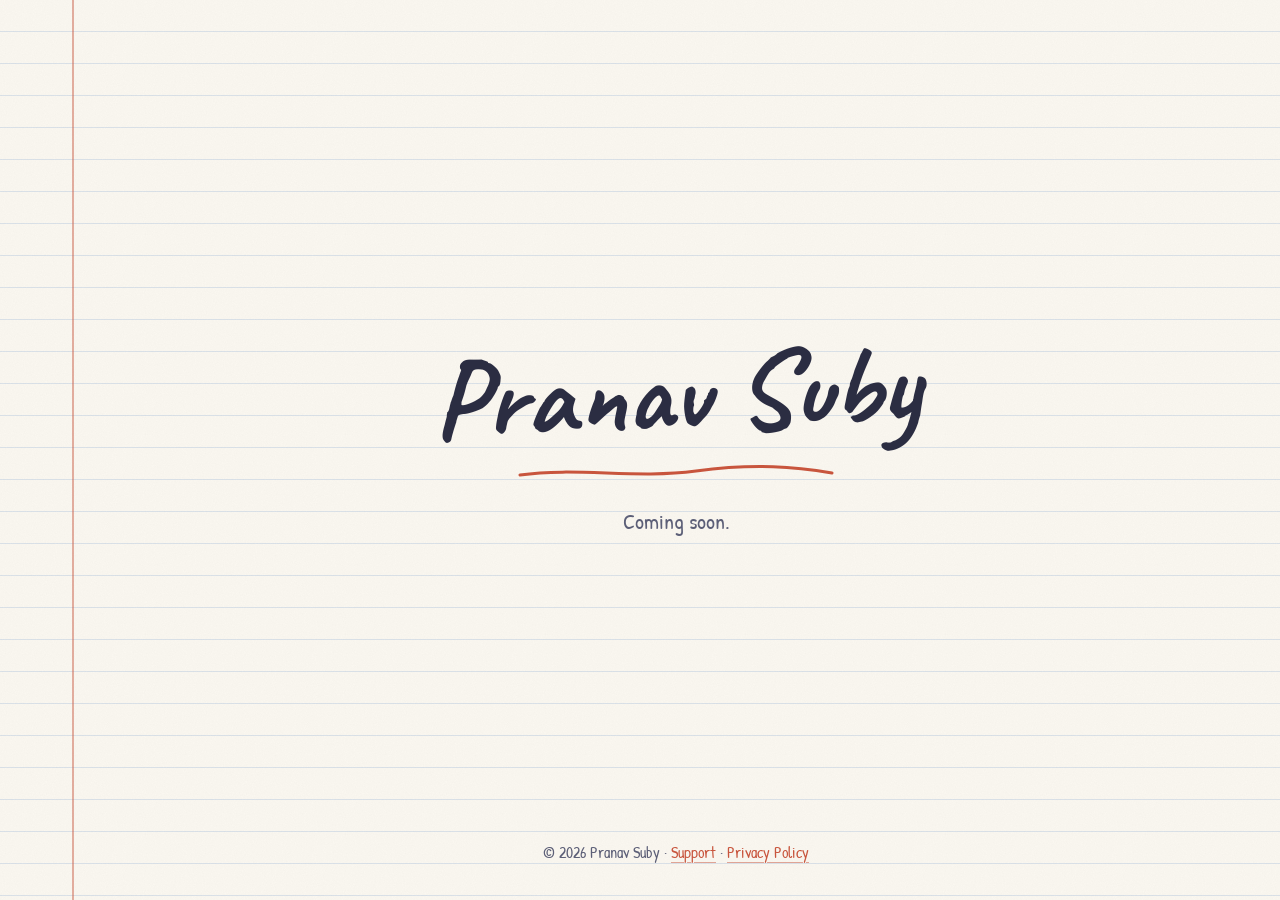
<file: index.html>
<!doctype html>
<html lang="en">
<head>
  <meta charset="utf-8">
  <meta name="viewport" content="width=device-width, initial-scale=1">
  <title>Pranav Suby</title>
  <meta name="description" content="pranavsuby.com — coming soon.">
  <meta name="color-scheme" content="light dark">
  <meta name="theme-color" content="#fbf8f1" media="(prefers-color-scheme: light)">
  <meta name="theme-color" content="#1d1f21" media="(prefers-color-scheme: dark)">
  <link rel="icon" href="/favicon.svg" type="image/svg+xml">
  <link rel="preconnect" href="https://fonts.googleapis.com">
  <link rel="preconnect" href="https://fonts.gstatic.com" crossorigin>
  <link href="https://fonts.googleapis.com/css2?family=Caveat:wght@700&family=Patrick+Hand&display=swap" rel="stylesheet">
  <link rel="stylesheet" href="/styles.css">
</head>
<body>
  <main class="hero">
    <div>
      <h1>Pranav Suby</h1>
      <svg class="underline-scribble" viewBox="0 0 320 18" aria-hidden="true">
        <path d="M4 12 C 60 4, 120 16, 180 8 S 280 4, 316 10" fill="none" stroke="currentColor" stroke-width="3" stroke-linecap="round"/>
      </svg>
      <p class="tag">Coming soon.</p>
    </div>
  </main>
  <footer class="site-footer">&copy; 2026 Pranav Suby · <a href="/support/">Support</a> · <a href="/privacy/">Privacy Policy</a></footer>
</body>
</html>
</file>
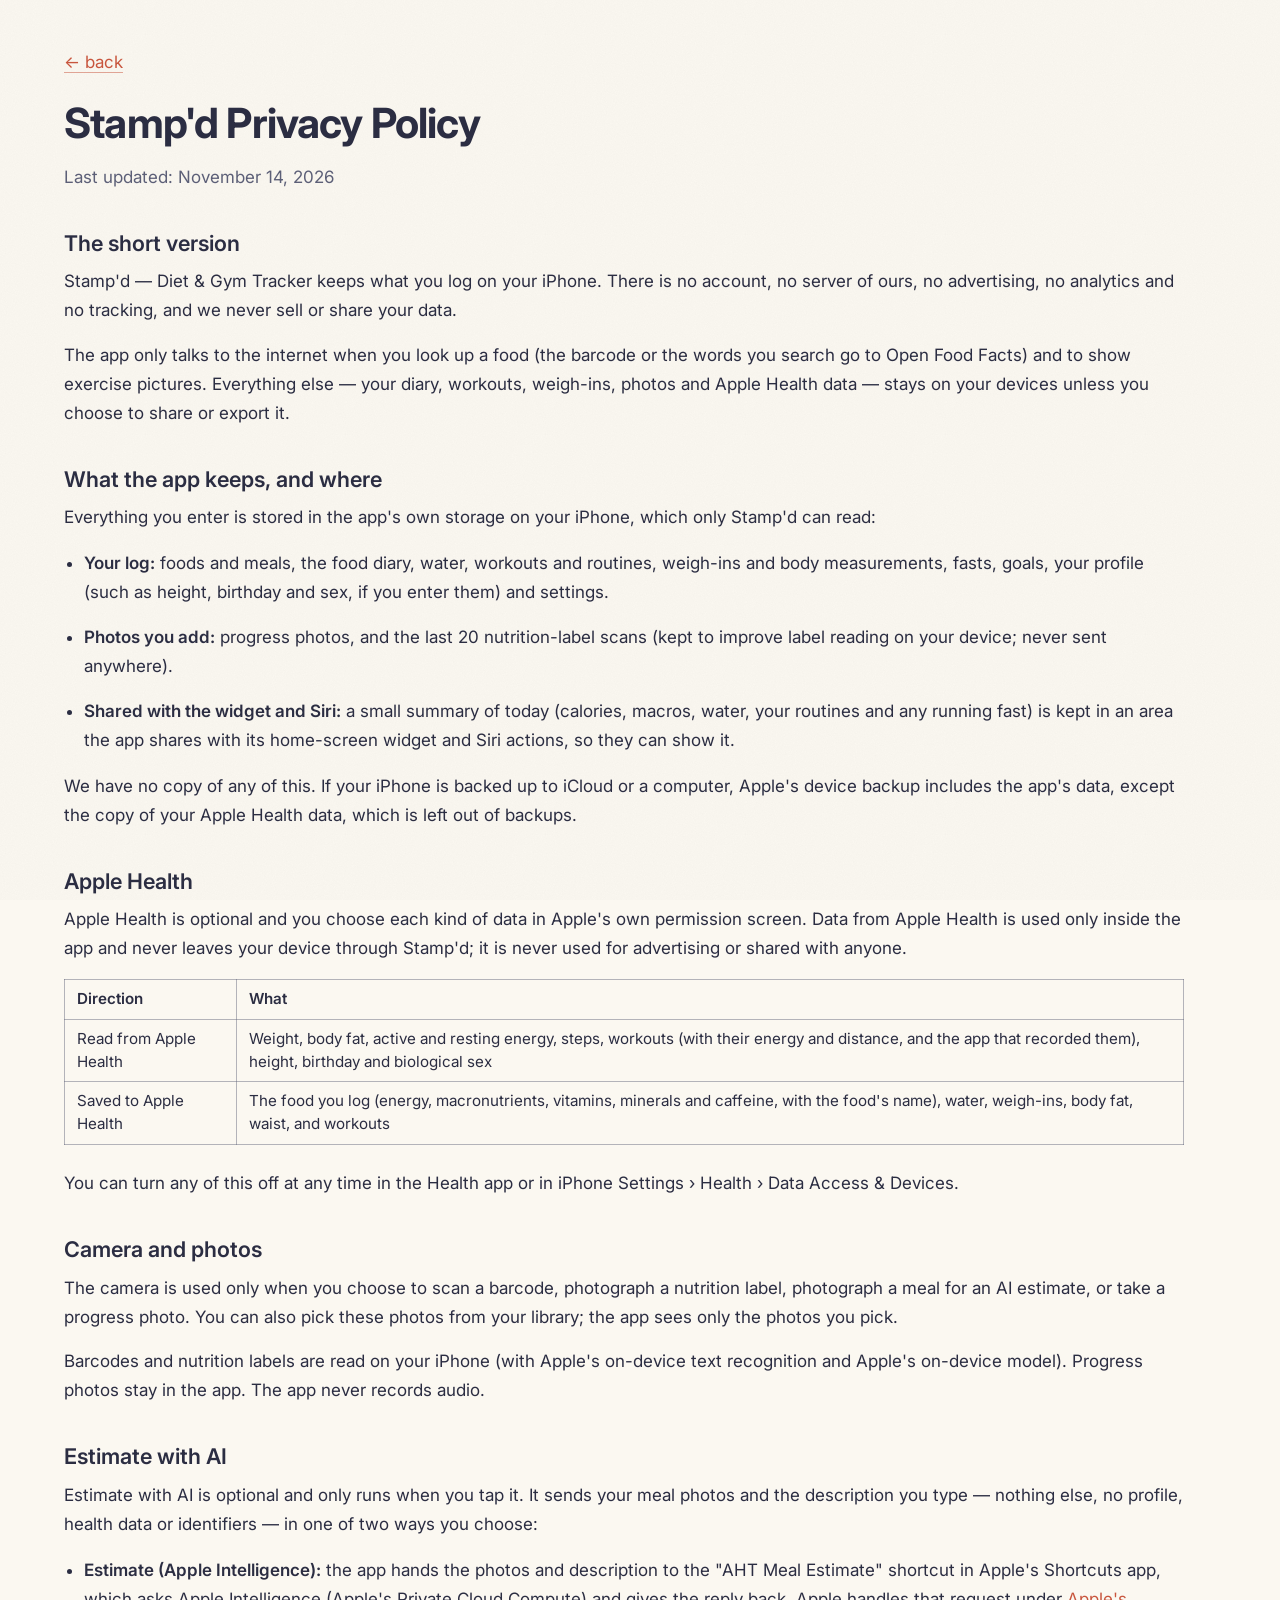
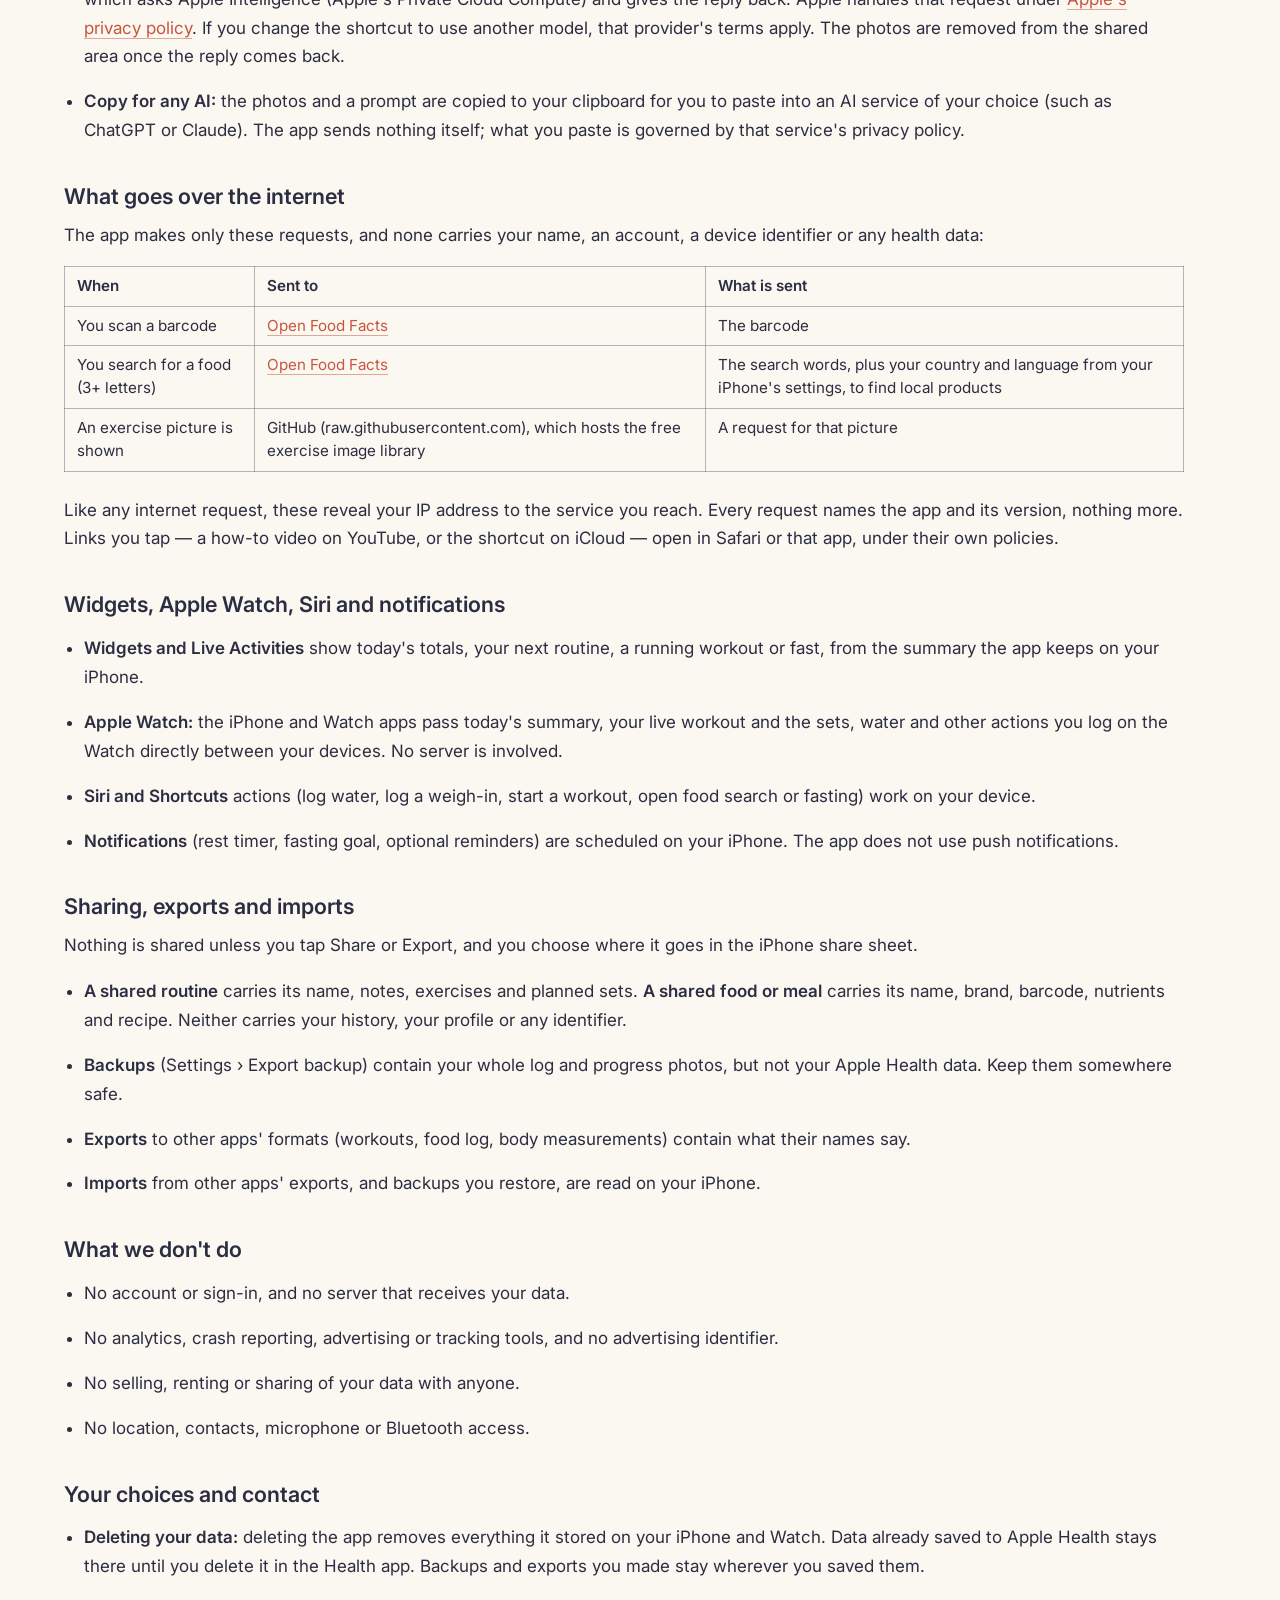
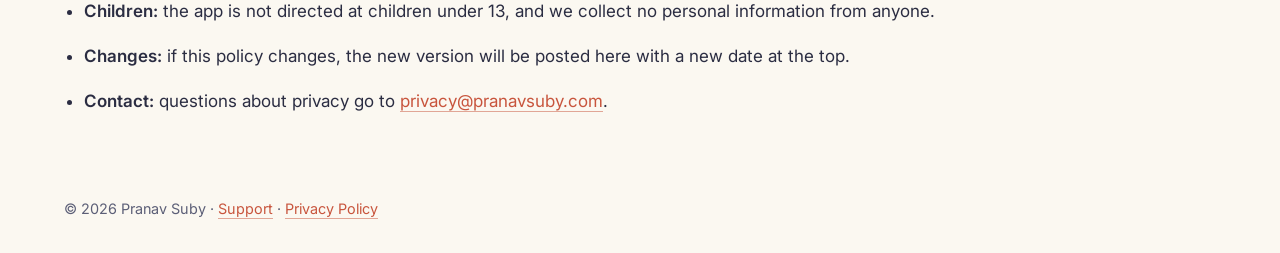
<file: privacy/index.html>
<!doctype html>
<html lang="en">
<head>
  <meta charset="utf-8">
  <meta name="viewport" content="width=device-width, initial-scale=1">
  <title>Stamp'd Privacy Policy · Pranav Suby</title>
  <meta name="description" content="Privacy policy for Stamp'd — Diet &amp; Gym Tracker for iPhone.">
  <meta name="color-scheme" content="light dark">
  <meta name="theme-color" content="#fbf8f1" media="(prefers-color-scheme: light)">
  <meta name="theme-color" content="#1d1f21" media="(prefers-color-scheme: dark)">
  <link rel="canonical" href="https://pranavsuby.com/privacy/">
  <link rel="icon" href="/favicon.svg" type="image/svg+xml">
  <link rel="preconnect" href="https://fonts.googleapis.com">
  <link rel="preconnect" href="https://fonts.gstatic.com" crossorigin>
  <link href="https://fonts.googleapis.com/css2?family=Inter:wght@400;600;700&display=swap" rel="stylesheet">
  <link rel="stylesheet" href="/styles.css">
</head>
<body class="doc-page">
  <main class="doc">
    <a class="back" href="/">&larr; back</a>
    <h1>Stamp'd Privacy Policy</h1>
    <p class="meta">Last updated: November 14, 2026</p>

    <h2>The short version</h2>
    <p>Stamp'd — Diet &amp; Gym Tracker keeps what you log on your iPhone. There is no account, no server of ours, no advertising, no analytics and no tracking, and we never sell or share your data.</p>
    <p>The app only talks to the internet when you look up a food (the barcode or the words you search go to Open Food Facts) and to show exercise pictures. Everything else — your diary, workouts, weigh-ins, photos and Apple Health data — stays on your devices unless you choose to share or export it.</p>

    <h2>What the app keeps, and where</h2>
    <p>Everything you enter is stored in the app's own storage on your iPhone, which only Stamp'd can read:</p>
    <ul>
      <li><strong>Your log:</strong> foods and meals, the food diary, water, workouts and routines, weigh-ins and body measurements, fasts, goals, your profile (such as height, birthday and sex, if you enter them) and settings.</li>
      <li><strong>Photos you add:</strong> progress photos, and the last 20 nutrition-label scans (kept to improve label reading on your device; never sent anywhere).</li>
      <li><strong>Shared with the widget and Siri:</strong> a small summary of today (calories, macros, water, your routines and any running fast) is kept in an area the app shares with its home-screen widget and Siri actions, so they can show it.</li>
    </ul>
    <p>We have no copy of any of this. If your iPhone is backed up to iCloud or a computer, Apple's device backup includes the app's data, except the copy of your Apple Health data, which is left out of backups.</p>

    <h2>Apple Health</h2>
    <p>Apple Health is optional and you choose each kind of data in Apple's own permission screen. Data from Apple Health is used only inside the app and never leaves your device through Stamp'd; it is never used for advertising or shared with anyone.</p>
    <div class="table-wrap">
      <table>
        <thead><tr><th>Direction</th><th>What</th></tr></thead>
        <tbody>
          <tr><td>Read from Apple Health</td><td>Weight, body fat, active and resting energy, steps, workouts (with their energy and distance, and the app that recorded them), height, birthday and biological sex</td></tr>
          <tr><td>Saved to Apple Health</td><td>The food you log (energy, macronutrients, vitamins, minerals and caffeine, with the food's name), water, weigh-ins, body fat, waist, and workouts</td></tr>
        </tbody>
      </table>
    </div>
    <p>You can turn any of this off at any time in the Health app or in iPhone Settings › Health › Data Access &amp; Devices.</p>

    <h2>Camera and photos</h2>
    <p>The camera is used only when you choose to scan a barcode, photograph a nutrition label, photograph a meal for an AI estimate, or take a progress photo. You can also pick these photos from your library; the app sees only the photos you pick.</p>
    <p>Barcodes and nutrition labels are read on your iPhone (with Apple's on-device text recognition and Apple's on-device model). Progress photos stay in the app. The app never records audio.</p>

    <h2>Estimate with AI</h2>
    <p>Estimate with AI is optional and only runs when you tap it. It sends your meal photos and the description you type — nothing else, no profile, health data or identifiers — in one of two ways you choose:</p>
    <ul>
      <li><strong>Estimate (Apple Intelligence):</strong> the app hands the photos and description to the "AHT Meal Estimate" shortcut in Apple's Shortcuts app, which asks Apple Intelligence (Apple's Private Cloud Compute) and gives the reply back. Apple handles that request under <a href="https://www.apple.com/legal/privacy/">Apple's privacy policy</a>. If you change the shortcut to use another model, that provider's terms apply. The photos are removed from the shared area once the reply comes back.</li>
      <li><strong>Copy for any AI:</strong> the photos and a prompt are copied to your clipboard for you to paste into an AI service of your choice (such as ChatGPT or Claude). The app sends nothing itself; what you paste is governed by that service's privacy policy.</li>
    </ul>

    <h2>What goes over the internet</h2>
    <p>The app makes only these requests, and none carries your name, an account, a device identifier or any health data:</p>
    <div class="table-wrap">
      <table>
        <thead><tr><th>When</th><th>Sent to</th><th>What is sent</th></tr></thead>
        <tbody>
          <tr><td>You scan a barcode</td><td><a href="https://world.openfoodfacts.org/privacy">Open Food Facts</a></td><td>The barcode</td></tr>
          <tr><td>You search for a food (3+ letters)</td><td><a href="https://world.openfoodfacts.org/privacy">Open Food Facts</a></td><td>The search words, plus your country and language from your iPhone's settings, to find local products</td></tr>
          <tr><td>An exercise picture is shown</td><td>GitHub (raw.githubusercontent.com), which hosts the free exercise image library</td><td>A request for that picture</td></tr>
        </tbody>
      </table>
    </div>
    <p>Like any internet request, these reveal your IP address to the service you reach. Every request names the app and its version, nothing more. Links you tap — a how-to video on YouTube, or the shortcut on iCloud — open in Safari or that app, under their own policies.</p>

    <h2>Widgets, Apple Watch, Siri and notifications</h2>
    <ul>
      <li><strong>Widgets and Live Activities</strong> show today's totals, your next routine, a running workout or fast, from the summary the app keeps on your iPhone.</li>
      <li><strong>Apple Watch:</strong> the iPhone and Watch apps pass today's summary, your live workout and the sets, water and other actions you log on the Watch directly between your devices. No server is involved.</li>
      <li><strong>Siri and Shortcuts</strong> actions (log water, log a weigh-in, start a workout, open food search or fasting) work on your device.</li>
      <li><strong>Notifications</strong> (rest timer, fasting goal, optional reminders) are scheduled on your iPhone. The app does not use push notifications.</li>
    </ul>

    <h2>Sharing, exports and imports</h2>
    <p>Nothing is shared unless you tap Share or Export, and you choose where it goes in the iPhone share sheet.</p>
    <ul>
      <li><strong>A shared routine</strong> carries its name, notes, exercises and planned sets. <strong>A shared food or meal</strong> carries its name, brand, barcode, nutrients and recipe. Neither carries your history, your profile or any identifier.</li>
      <li><strong>Backups</strong> (Settings › Export backup) contain your whole log and progress photos, but not your Apple Health data. Keep them somewhere safe.</li>
      <li><strong>Exports</strong> to other apps' formats (workouts, food log, body measurements) contain what their names say.</li>
      <li><strong>Imports</strong> from other apps' exports, and backups you restore, are read on your iPhone.</li>
    </ul>

    <h2>What we don't do</h2>
    <ul>
      <li>No account or sign-in, and no server that receives your data.</li>
      <li>No analytics, crash reporting, advertising or tracking tools, and no advertising identifier.</li>
      <li>No selling, renting or sharing of your data with anyone.</li>
      <li>No location, contacts, microphone or Bluetooth access.</li>
    </ul>

    <h2>Your choices and contact</h2>
    <ul>
      <li><strong>Deleting your data:</strong> deleting the app removes everything it stored on your iPhone and Watch. Data already saved to Apple Health stays there until you delete it in the Health app. Backups and exports you made stay wherever you saved them.</li>
      <li><strong>Children:</strong> the app is not directed at children under 13, and we collect no personal information from anyone.</li>
      <li><strong>Changes:</strong> if this policy changes, the new version will be posted here with a new date at the top.</li>
      <li><strong>Contact:</strong> questions about privacy go to <a href="mailto:privacy@pranavsuby.com">privacy@pranavsuby.com</a>.</li>
    </ul>
  </main>
  <footer>&copy; 2026 Pranav Suby · <a href="/support/">Support</a> · <a href="/privacy/">Privacy Policy</a></footer>
</body>
</html>
</file>
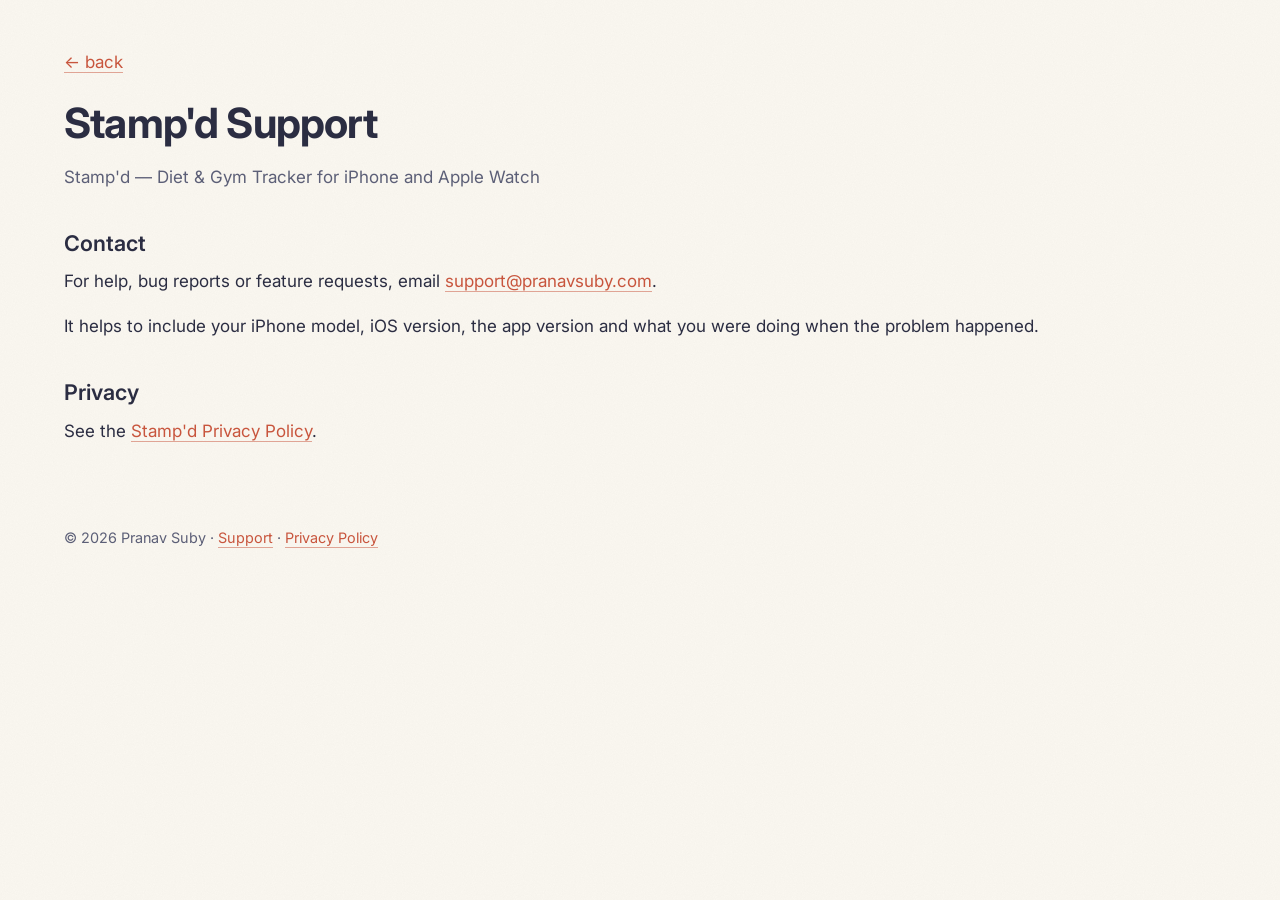
<file: support/index.html>
<!doctype html>
<html lang="en">
<head>
  <meta charset="utf-8">
  <meta name="viewport" content="width=device-width, initial-scale=1">
  <title>Stamp'd Support · Pranav Suby</title>
  <meta name="description" content="Support for Stamp'd — Diet &amp; Gym Tracker for iPhone.">
  <meta name="color-scheme" content="light dark">
  <meta name="theme-color" content="#fbf8f1" media="(prefers-color-scheme: light)">
  <meta name="theme-color" content="#1d1f21" media="(prefers-color-scheme: dark)">
  <link rel="canonical" href="https://pranavsuby.com/support/">
  <link rel="icon" href="/favicon.svg" type="image/svg+xml">
  <link rel="preconnect" href="https://fonts.googleapis.com">
  <link rel="preconnect" href="https://fonts.gstatic.com" crossorigin>
  <link href="https://fonts.googleapis.com/css2?family=Inter:wght@400;600;700&display=swap" rel="stylesheet">
  <link rel="stylesheet" href="/styles.css">
</head>
<body class="doc-page">
  <main class="doc">
    <a class="back" href="/">&larr; back</a>
    <h1>Stamp'd Support</h1>
    <p class="meta">Stamp'd — Diet &amp; Gym Tracker for iPhone and Apple Watch</p>

    <h2>Contact</h2>
    <p>For help, bug reports or feature requests, email <a href="mailto:support@pranavsuby.com">support@pranavsuby.com</a>.</p>
    <p>It helps to include your iPhone model, iOS version, the app version and what you were doing when the problem happened.</p>

    <h2>Privacy</h2>
    <p>See the <a href="/privacy/">Stamp'd Privacy Policy</a>.</p>
  </main>
  <footer>&copy; 2026 Pranav Suby · <a href="/support/">Support</a> · <a href="/privacy/">Privacy Policy</a></footer>
</body>
</html>
</file>
<file: styles.css>
/* ---------- Theme tokens ---------- */
:root {
  /* Paper (light) */
  --bg: #fbf8f1;
  --ink: #2b2d42;
  --ink-soft: #5c5f77;
  --accent: #c8553d;          /* red-pen */
  --rule: rgba(80, 130, 200, 0.18); /* blue ruled lines */
  --margin: rgba(200, 85, 61, 0.45); /* red margin line */
  --grain-opacity: 0.35;
  --text-shadow: none;
  color-scheme: light;
}

@media (prefers-color-scheme: dark) {
  :root {
    /* Chalkboard (dark) */
    --bg: #1d1f21;            /* black slate */
    --ink: #f1f0e8;
    --ink-soft: #c9cbbf;
    --accent: #f7d774;        /* yellow chalk */
    --rule: transparent;
    --margin: transparent;
    --grain-opacity: 0.5;
    --text-shadow: 0 0 1px rgba(241, 240, 232, 0.6), 0 0 6px rgba(241, 240, 232, 0.12);
    color-scheme: dark;
  }
}

/* ---------- Base ---------- */
*, *::before, *::after { box-sizing: border-box; }

html { min-height: 100%; }

body {
  margin: 0;
  min-height: 100vh;
  background-color: var(--bg);
  color: var(--ink);
  font-family: "Patrick Hand", "Comic Neue", "Segoe Print", cursive;
  font-size: 1.25rem;
  line-height: 2rem;             /* matches the ruled-line spacing */
  text-shadow: var(--text-shadow);
  -webkit-font-smoothing: antialiased;
  position: relative;
  overflow-x: hidden;
}

/* Ruled lines + margin (paper) — invisible in chalkboard mode */
body::before {
  content: "";
  position: fixed;
  inset: 0;
  pointer-events: none;
  background-image:
    linear-gradient(to right, transparent 4.5rem, var(--margin) 4.5rem, var(--margin) calc(4.5rem + 2px), transparent calc(4.5rem + 2px)),
    repeating-linear-gradient(to bottom, transparent 0, transparent calc(2rem - 1px), var(--rule) calc(2rem - 1px), var(--rule) 2rem);
  z-index: 0;
}

/* Grain: paper fibres / chalk dust */
body::after {
  content: "";
  position: fixed;
  inset: 0;
  pointer-events: none;
  opacity: var(--grain-opacity);
  background-image: url("data:image/svg+xml;utf8,<svg xmlns='http://www.w3.org/2000/svg' width='200' height='200'><filter id='n'><feTurbulence type='fractalNoise' baseFrequency='0.9' numOctaves='3' stitchTiles='stitch'/><feColorMatrix values='0 0 0 0 0.5  0 0 0 0 0.5  0 0 0 0 0.5  0 0 0 0.25 0'/></filter><rect width='100%' height='100%' filter='url(%23n)'/></svg>");
  mix-blend-mode: multiply;
  z-index: 0;
}

@media (prefers-color-scheme: dark) {
  body::after { mix-blend-mode: screen; opacity: 0.18; }
  /* faint smudges of half-erased chalk + soft vignette */
  body {
    background-image:
      radial-gradient(ellipse 40% 25% at 20% 30%, rgba(255,255,255,0.035), transparent 70%),
      radial-gradient(ellipse 35% 20% at 75% 65%, rgba(255,255,255,0.03), transparent 70%),
      radial-gradient(ellipse 50% 30% at 55% 15%, rgba(255,255,255,0.02), transparent 70%),
      radial-gradient(ellipse at center, transparent 55%, rgba(0,0,0,0.45) 100%);
    background-attachment: fixed;
  }
}

main, footer { position: relative; z-index: 1; }

h1, h2, h3 {
  font-family: "Caveat", "Patrick Hand", cursive;
  font-weight: 700;
  line-height: 1.1;
  margin: 0 0 1rem;
}

a {
  color: var(--accent);
  text-decoration: underline;
  text-decoration-thickness: 1px;
  text-underline-offset: 4px;
  text-decoration-color: color-mix(in srgb, var(--accent) 50%, transparent);
}
a:hover { text-decoration-color: var(--accent); }

:focus-visible { outline: 2px dashed var(--accent); outline-offset: 4px; }

/* ---------- Coming soon page ---------- */
.hero {
  min-height: 100vh;
  display: grid;
  place-items: center;
  text-align: center;
  padding: 2rem 1rem 2rem 5.5rem; /* clear the margin line */
}

.hero h1 {
  font-size: clamp(3.5rem, 12vw, 7rem);
  transform: rotate(-2deg);
}

.hero .tag {
  color: var(--ink-soft);
  font-size: 1.4rem;
  margin: 0 0 2rem;
}

.underline-scribble {
  display: block;
  width: min(320px, 70vw);
  height: 18px;
  margin: -0.5rem auto 1.5rem;
  color: var(--accent);
}

.hero nav { font-size: 1.15rem; }

/* ---------- Document pages (privacy etc.) ---------- */
.doc {
  max-width: 46rem;
  margin: 0 auto;
  padding: 3rem 1.25rem 4rem 5.75rem;
}
.doc h1 { font-size: clamp(2.75rem, 7vw, 4rem); }
.doc h2 { font-size: 2rem; margin-top: 2rem; color: var(--accent); }
.doc p, .doc li { margin: 0 0 1rem; }
.doc .meta { color: var(--ink-soft); }
.doc .back { display: inline-block; margin-bottom: 1.5rem; }

.doc ul { padding-left: 1.25rem; }
.doc strong { font-weight: normal; color: var(--accent); }

/* Tables: hand-drawn grid, scroll sideways on narrow screens */
.table-wrap { overflow-x: auto; margin: 0 0 1.5rem; }
.doc table {
  width: 100%;
  min-width: 32rem;
  border-collapse: collapse;
  font-size: 1.1rem;
  line-height: 1.5;
  background: color-mix(in srgb, var(--bg) 85%, transparent);
}
.doc th, .doc td {
  text-align: left;
  vertical-align: top;
  padding: 0.5rem 0.75rem;
  border: 1.5px solid var(--ink-soft);
}
.doc th {
  font-family: "Caveat", "Patrick Hand", cursive;
  font-size: 1.5rem;
  color: var(--accent);
}

/* Home page footer sits on top of the full-height hero */
.site-footer { position: absolute; left: 0; right: 0; bottom: 0; }

footer {
  text-align: center;
  color: var(--ink-soft);
  font-size: 1rem;
  padding: 0 1rem 2rem 5.5rem;
}

/* Small screens: pull the margin line in */
@media (max-width: 600px) {
  body::before {
    background-image:
      linear-gradient(to right, transparent 1.75rem, var(--margin) 1.75rem, var(--margin) calc(1.75rem + 2px), transparent calc(1.75rem + 2px)),
      repeating-linear-gradient(to bottom, transparent 0, transparent calc(2rem - 1px), var(--rule) calc(2rem - 1px), var(--rule) 2rem);
  }
  .hero, footer { padding-left: 2.5rem; padding-right: 1rem; }
  .doc { padding-left: 2.75rem; padding-right: 1rem; }
}

@media (prefers-reduced-motion: no-preference) {
  .underline-scribble path {
    stroke-dasharray: 400;
    stroke-dashoffset: 400;
    animation: draw 1.2s 0.3s ease-out forwards;
  }
  @keyframes draw { to { stroke-dashoffset: 0; } }
}

/* ---------- Serious document pages (privacy policy etc.) ---------- */
.doc-page {
  font-family: "Inter", system-ui, -apple-system, "Segoe UI", Roboto, sans-serif;
  font-size: 1.0625rem;
  line-height: 1.7;
  text-shadow: none;
}
.doc-page::before { display: none; }          /* no ruled lines / margin */
.doc-page .doc {
  max-width: 78rem;               /* use the width, left-aligned */
  margin: 0;
  padding: 3rem clamp(1.25rem, 5vw, 5rem) 4rem;
}
@media (min-width: 1400px) { .doc-page { font-size: 1.125rem; } }
.doc-page h1, .doc-page h2, .doc-page th { font-family: inherit; color: var(--ink); }
.doc-page h1 { font-size: clamp(2rem, 5vw, 2.6rem); font-weight: 700; letter-spacing: -0.02em; }
.doc-page h2 { font-size: 1.35rem; font-weight: 600; margin: 2.5rem 0 0.75rem; }
.doc-page strong { font-weight: 600; color: var(--ink); }
.doc-page .doc table { font-size: 0.95rem; background: transparent; }
.doc-page .doc th { font-size: 0.95rem; font-weight: 600; }
.doc-page .doc th, .doc-page .doc td { border: 1px solid color-mix(in srgb, var(--ink-soft) 45%, transparent); }
.doc-page footer { text-align: left; padding: 0 clamp(1.25rem, 5vw, 5rem) 2rem; font-size: 0.9rem; }
@media (max-width: 600px) {
  .doc-page .doc { padding: 2rem 1rem 3rem; }
  .doc-page footer { padding: 0 1rem 2rem; }
}
</file>
